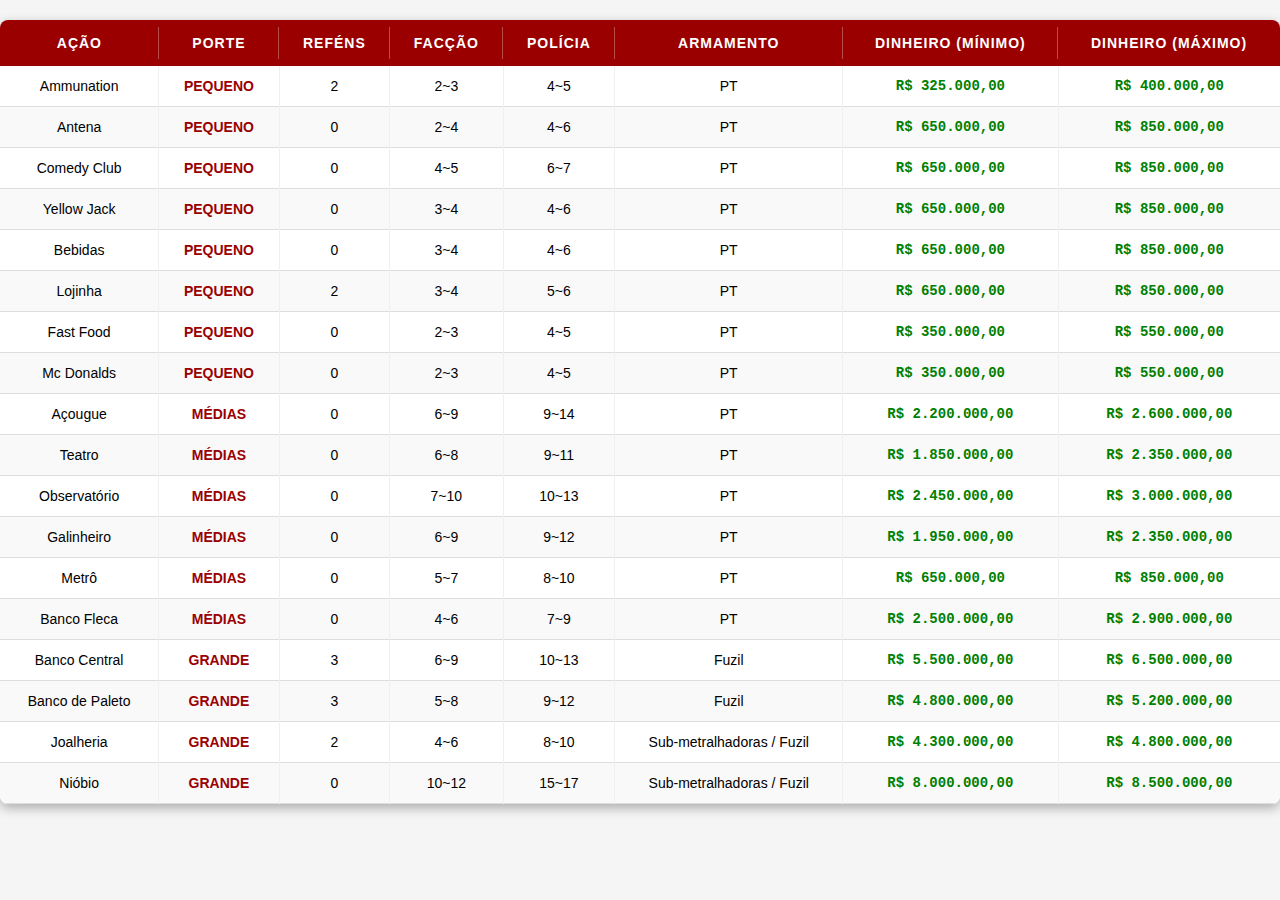
<file: acoes.html>
<!DOCTYPE html>
<html lang="pt-br">
<head>
    <meta charset="UTF-8">
    <meta name="viewport" content="width=device-width, initial-scale=1.0">
    <title>Ações</title>
    <link rel="stylesheet" href="style.css">
</head>
<table>
    <thead>
        <tr>
            <th>Ação</th>
            <th>Porte</th>
            <th>Reféns</th>
            <th>Facção</th>
            <th>Polícia</th>
            <th>Armamento</th>
            <th>Dinheiro (Mínimo)</th>
            <th>Dinheiro (Máximo)</th>
        </tr>
    </thead>
    <tbody>
        <tr><td>Ammunation</td><td>Pequeno</td><td>2</td><td>2~3</td><td>4~5</td><td>PT</td><td>R$ 325.000,00</td><td>R$ 400.000,00</td></tr>
        <tr><td>Antena</td><td>Pequeno</td><td>0</td><td>2~4</td><td>4~6</td><td>PT</td><td>R$ 650.000,00</td><td>R$ 850.000,00</td></tr>
        <tr><td>Comedy Club</td><td>Pequeno</td><td>0</td><td>4~5</td><td>6~7</td><td>PT</td><td>R$ 650.000,00</td><td>R$ 850.000,00</td></tr>
        <tr><td>Yellow Jack</td><td>Pequeno</td><td>0</td><td>3~4</td><td>4~6</td><td>PT</td><td>R$ 650.000,00</td><td>R$ 850.000,00</td></tr>
        <tr><td>Bebidas</td><td>Pequeno</td><td>0</td><td>3~4</td><td>4~6</td><td>PT</td><td>R$ 650.000,00</td><td>R$ 850.000,00</td></tr>
        <tr><td>Lojinha</td><td>Pequeno</td><td>2</td><td>3~4</td><td>5~6</td><td>PT</td><td>R$ 650.000,00</td><td>R$ 850.000,00</td></tr>
        <tr><td>Fast Food</td><td>Pequeno</td><td>0</td><td>2~3</td><td>4~5</td><td>PT</td><td>R$ 350.000,00</td><td>R$ 550.000,00</td></tr>
        <tr><td>Mc Donalds</td><td>Pequeno</td><td>0</td><td>2~3</td><td>4~5</td><td>PT</td><td>R$ 350.000,00</td><td>R$ 550.000,00</td></tr>
        <tr><td>Açougue</td><td>Médias</td><td>0</td><td>6~9</td><td>9~14</td><td>PT</td><td>R$ 2.200.000,00</td><td>R$ 2.600.000,00</td></tr>
        <tr><td>Teatro</td><td>Médias</td><td>0</td><td>6~8</td><td>9~11</td><td>PT</td><td>R$ 1.850.000,00</td><td>R$ 2.350.000,00</td></tr>
        <tr><td>Observatório</td><td>Médias</td><td>0</td><td>7~10</td><td>10~13</td><td>PT</td><td>R$ 2.450.000,00</td><td>R$ 3.000.000,00</td></tr>
        <tr><td>Galinheiro</td><td>Médias</td><td>0</td><td>6~9</td><td>9~12</td><td>PT</td><td>R$ 1.950.000,00</td><td>R$ 2.350.000,00</td></tr>
        <tr><td>Metrô</td><td>Médias</td><td>0</td><td>5~7</td><td>8~10</td><td>PT</td><td>R$ 650.000,00</td><td>R$ 850.000,00</td></tr>
        <tr><td>Banco Fleca</td><td>Médias</td><td>0</td><td>4~6</td><td>7~9</td><td>PT</td><td>R$ 2.500.000,00</td><td>R$ 2.900.000,00</td></tr>
        <tr><td>Banco Central</td><td>Grande</td><td>3</td><td>6~9</td><td>10~13</td><td>Fuzil</td><td>R$ 5.500.000,00</td><td>R$ 6.500.000,00</td></tr>
        <tr><td>Banco de Paleto</td><td>Grande</td><td>3</td><td>5~8</td><td>9~12</td><td>Fuzil</td><td>R$ 4.800.000,00</td><td>R$ 5.200.000,00</td></tr>
        <tr><td>Joalheria</td><td>Grande</td><td>2</td><td>4~6</td><td>8~10</td><td>Sub-metralhadoras / Fuzil</td><td>R$ 4.300.000,00</td><td>R$ 4.800.000,00</td></tr>
        <tr><td>Nióbio</td><td>Grande</td><td>0</td><td>10~12</td><td>15~17</td><td>Sub-metralhadoras / Fuzil</td><td>R$ 8.000.000,00</td><td>R$ 8.500.000,00</td></tr>
    </tbody>
</table>
</file>
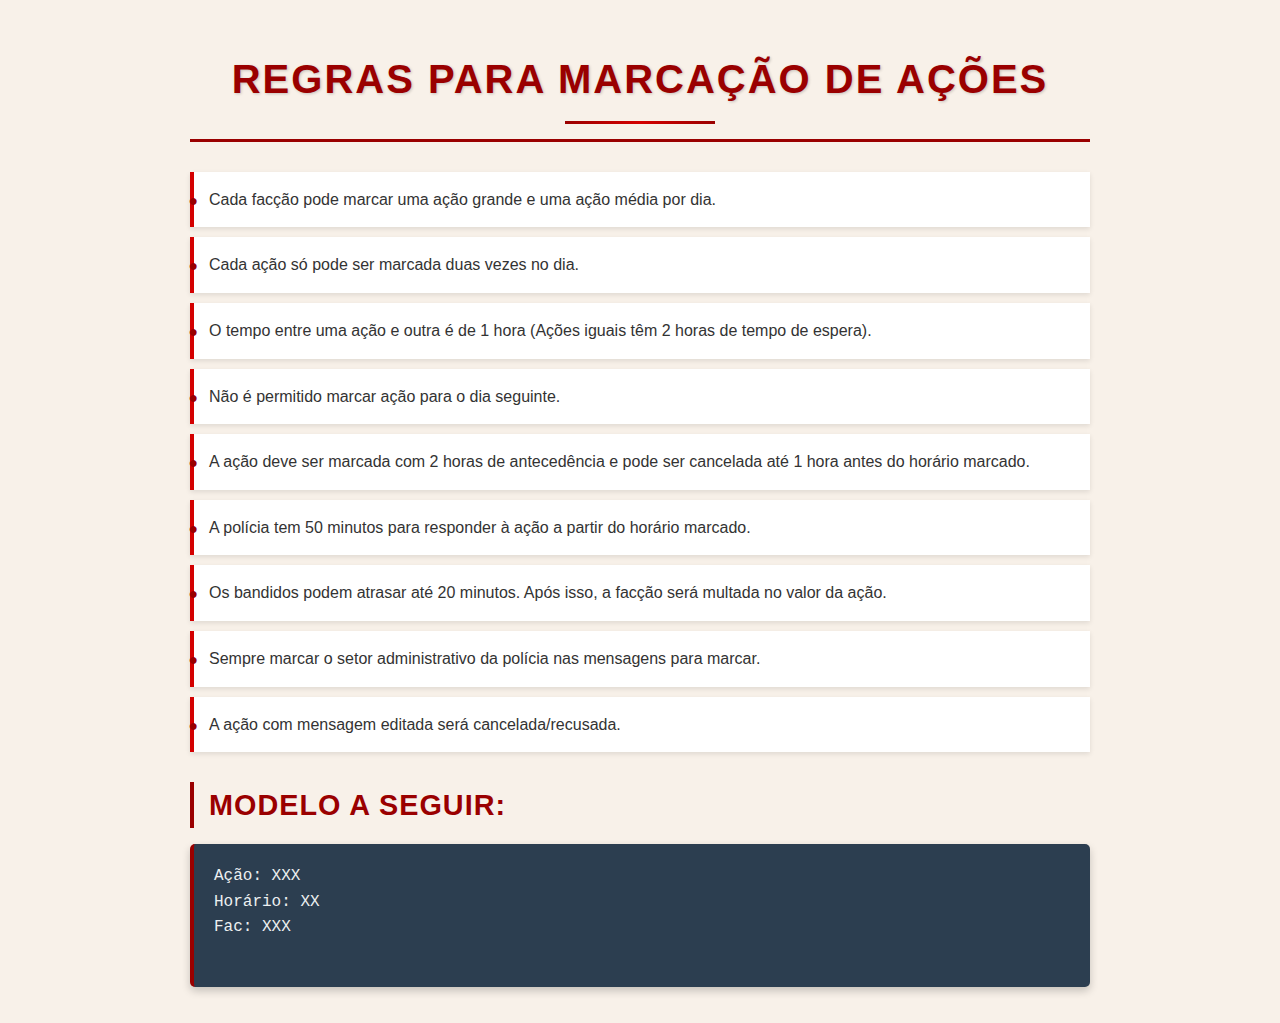
<file: regras.html>
<!DOCTYPE html>
<html lang="pt-br">
<head>
    <meta charset="UTF-8">
    <meta name="viewport" content="width=device-width, initial-scale=1.0">
    <title>Regras Ações</title>
    <link rel="stylesheet" href="styleR.css">
</head>
<h1>REGRAS PARA MARCAÇÃO DE AÇÕES</h1>
    
    <ul>
        <li>Cada facção pode marcar uma ação grande e uma ação média por dia.</li>
        <li>Cada ação só pode ser marcada duas vezes no dia.</li>
        <li>O tempo entre uma ação e outra é de 1 hora (Ações iguais têm 2 horas de tempo de espera).</li>
        <li>Não é permitido marcar ação para o dia seguinte.</li>
        <li>A ação deve ser marcada com 2 horas de antecedência e pode ser cancelada até 1 hora antes do horário marcado.</li>
        <li>A polícia tem 50 minutos para responder à ação a partir do horário marcado.</li>
        <li>Os bandidos podem atrasar até 20 minutos. Após isso, a facção será multada no valor da ação.</li>
        <li>Sempre marcar o setor administrativo da polícia nas mensagens para marcar.</li>
        <li>A ação com mensagem editada será cancelada/recusada.</li>
    </ul>

    <h2>Modelo a seguir:</h2>
    <pre>
Ação: XXX
Horário: XX
Fac: XXX
    </pre>
</file>
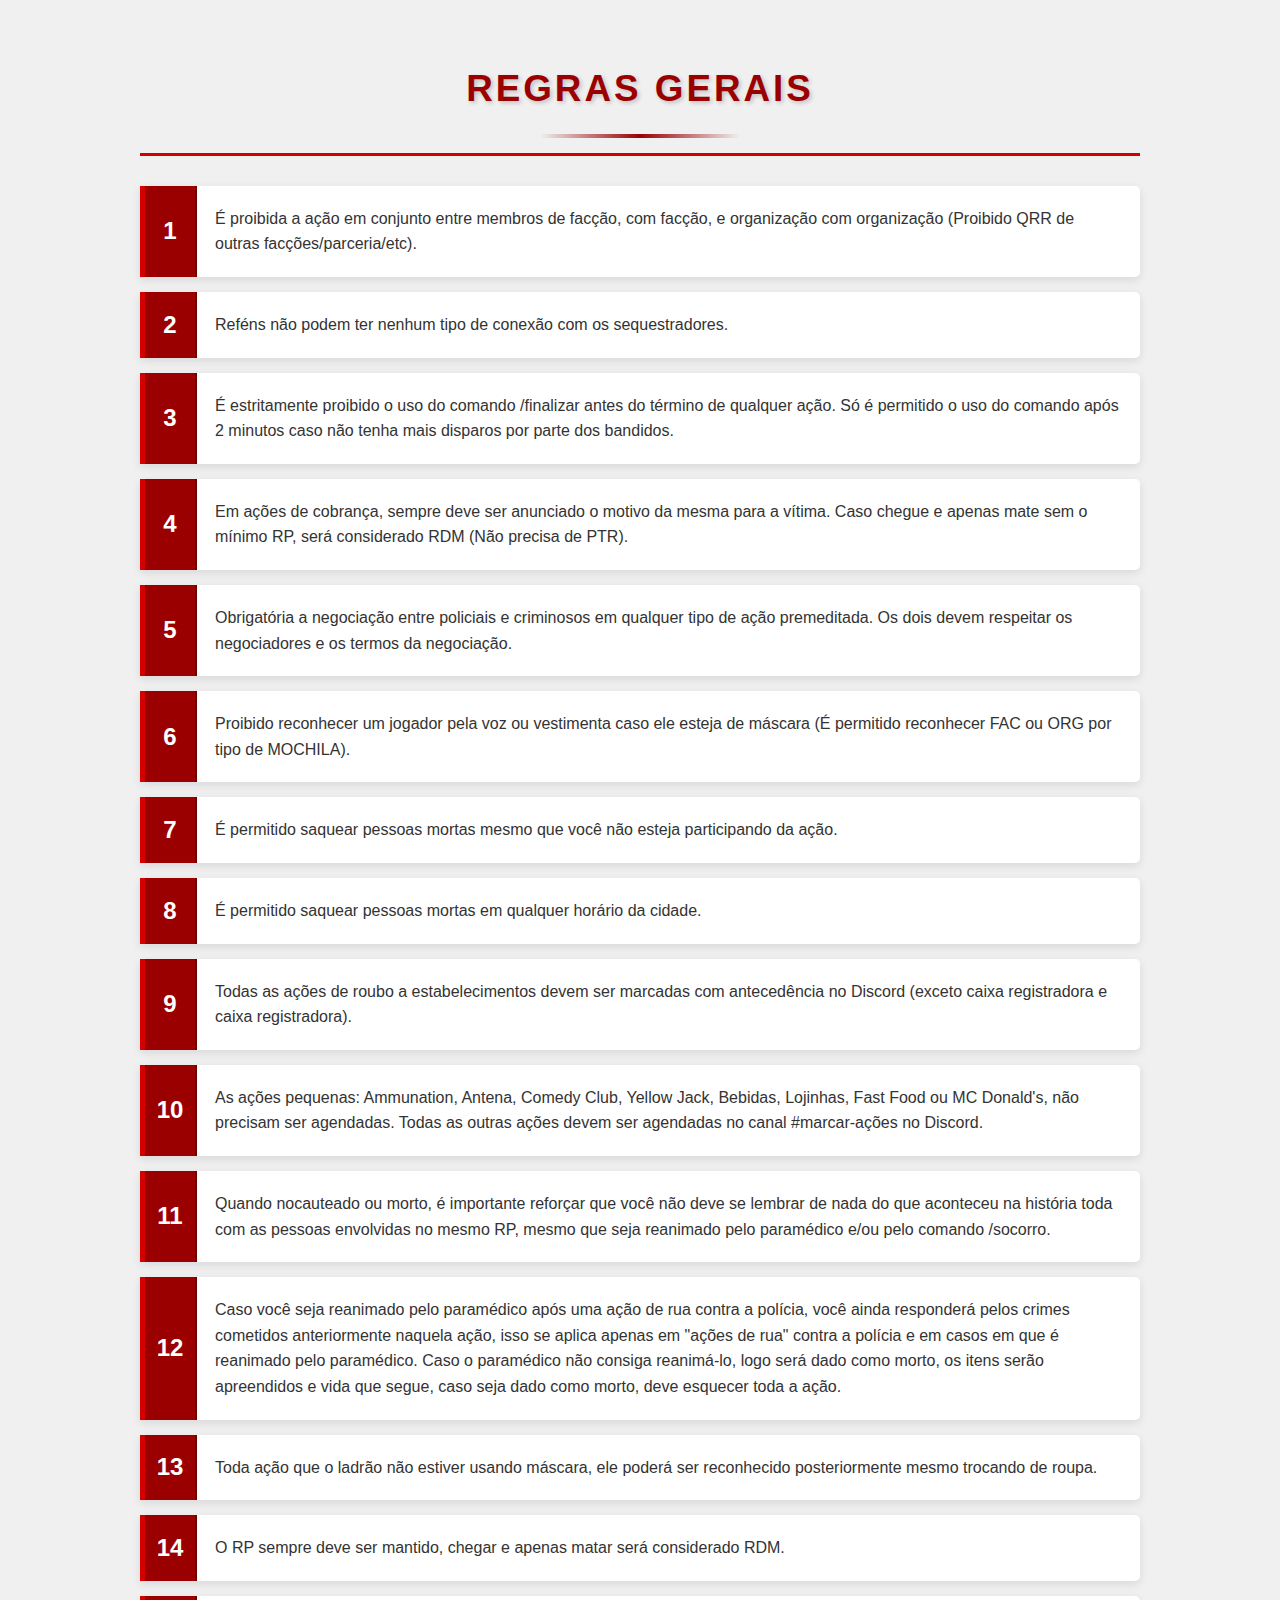
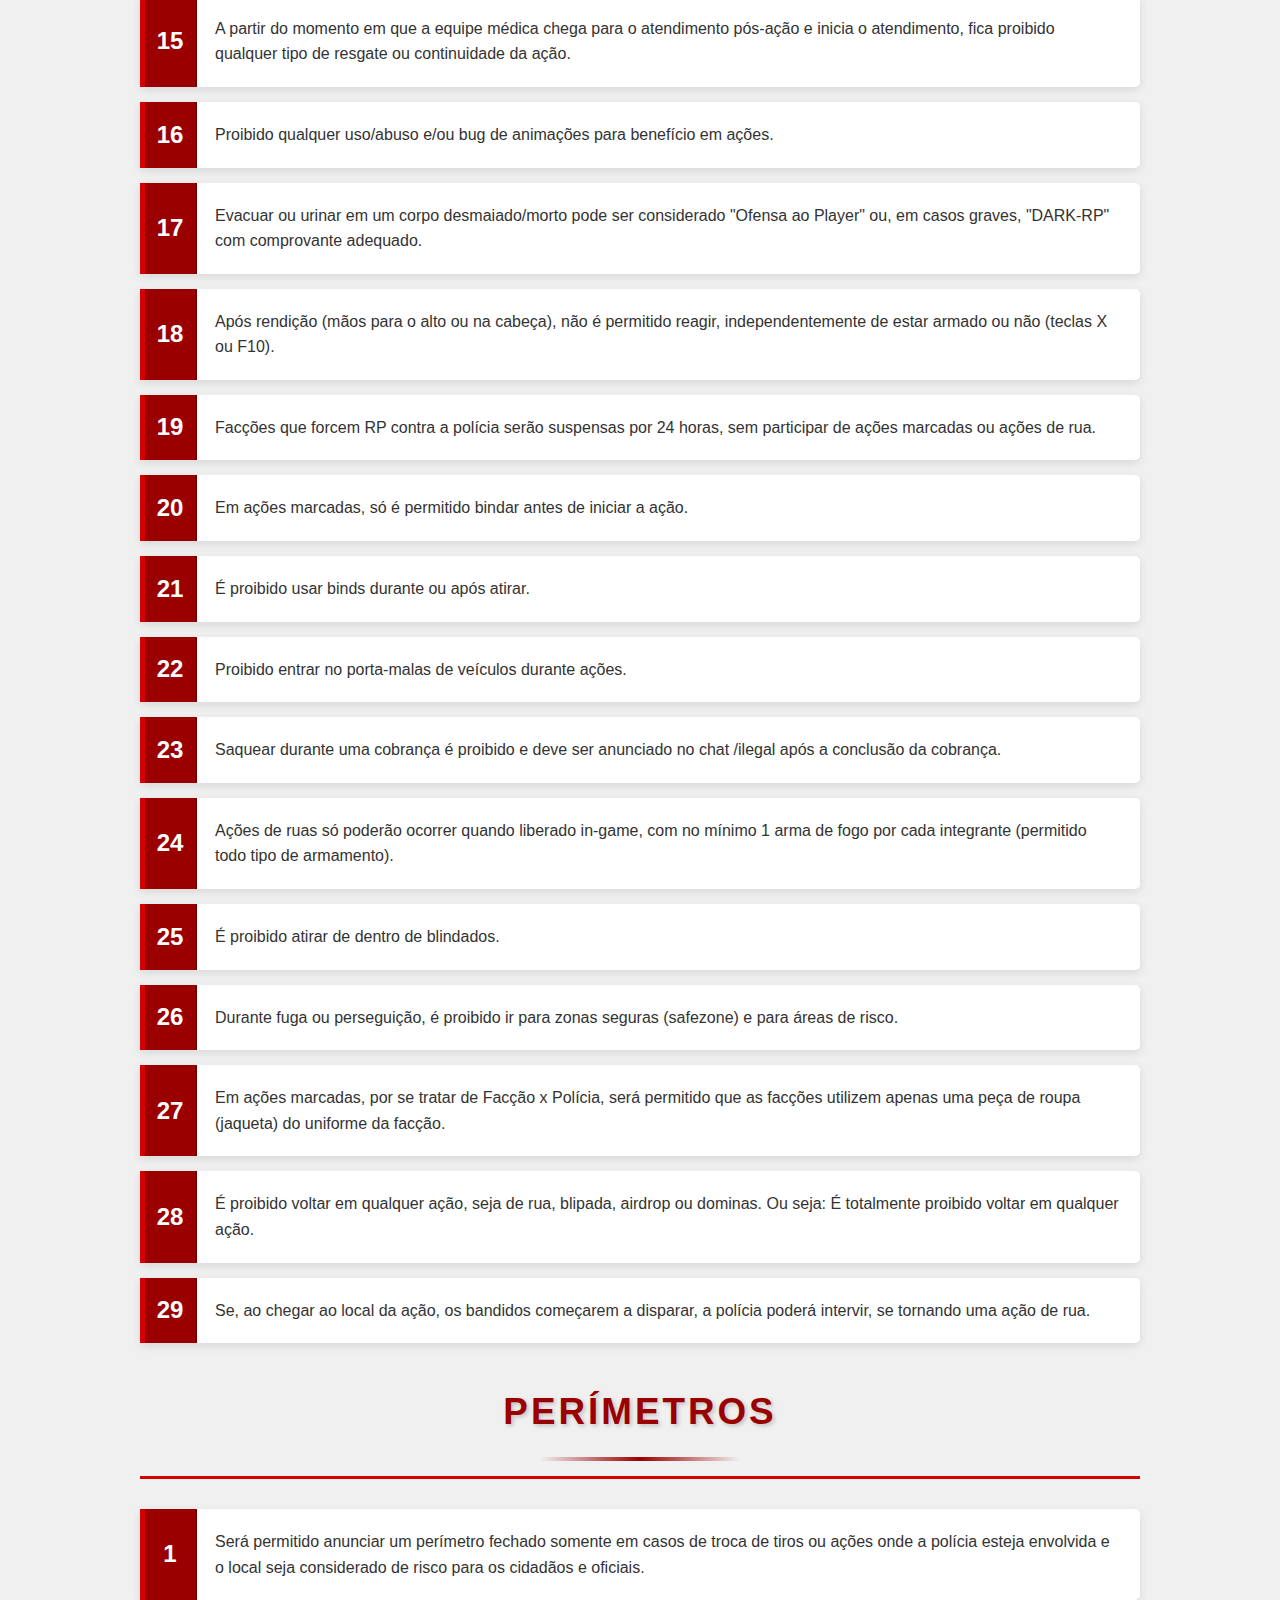
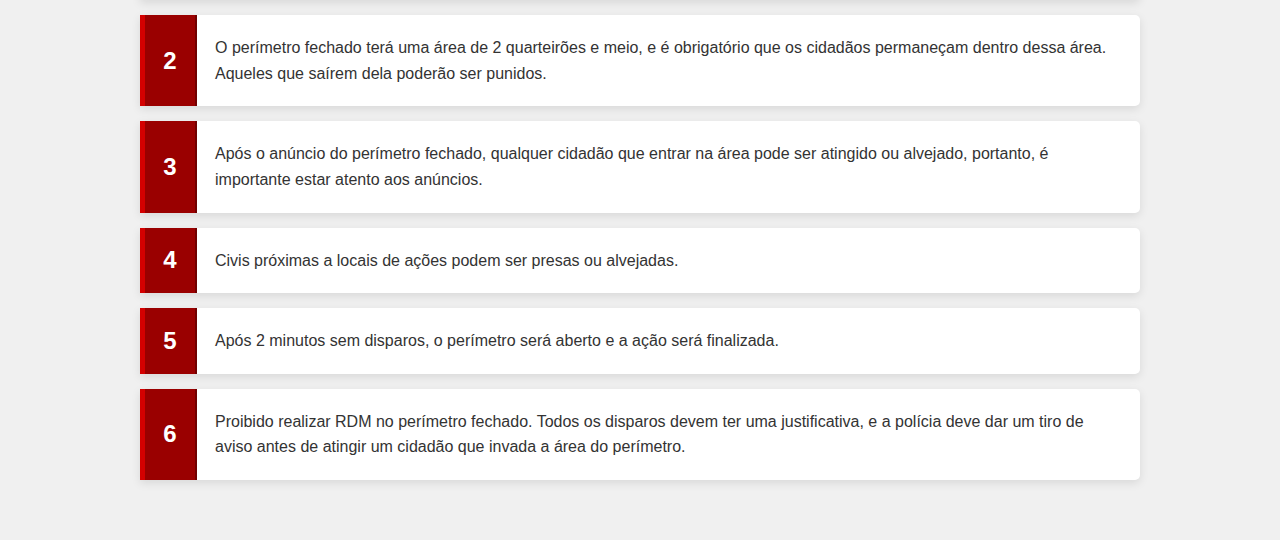
<file: regrasCidade.html>
<!DOCTYPE html>
<html lang="pt-br">
<head>
    <meta charset="UTF-8">
    <meta name="viewport" content="width=device-width, initial-scale=1.0">
    <title>Ações BerlimRP</title>
    <link rel="stylesheet" href="stylerc.css">
</head>    <h1>REGRAS GERAIS</h1>
    
    <ol>
        <li>É proibida a ação em conjunto entre membros de facção, com facção, e organização com organização (Proibido QRR de outras facções/parceria/etc).</li>
        
        <li>Reféns não podem ter nenhum tipo de conexão com os sequestradores.</li>
        
        <li>É estritamente proibido o uso do comando /finalizar antes do término de qualquer ação. Só é permitido o uso do comando após 2 minutos caso não tenha mais disparos por parte dos bandidos.</li>
        
        <li>Em ações de cobrança, sempre deve ser anunciado o motivo da mesma para a vítima. Caso chegue e apenas mate sem o mínimo RP, será considerado RDM (Não precisa de PTR).</li>
        
        <li>Obrigatória a negociação entre policiais e criminosos em qualquer tipo de ação premeditada. Os dois devem respeitar os negociadores e os termos da negociação.</li>
        
        <li>Proibido reconhecer um jogador pela voz ou vestimenta caso ele esteja de máscara (É permitido reconhecer FAC ou ORG por tipo de MOCHILA).</li>
        
        <li>É permitido saquear pessoas mortas mesmo que você não esteja participando da ação.</li>
        
        <li>É permitido saquear pessoas mortas em qualquer horário da cidade.</li>
        
        <li>Todas as ações de roubo a estabelecimentos devem ser marcadas com antecedência no Discord (exceto caixa registradora e caixa registradora).</li>
        
        <li>As ações pequenas: Ammunation, Antena, Comedy Club, Yellow Jack, Bebidas, Lojinhas, Fast Food ou MC Donald's, não precisam ser agendadas. Todas as outras ações devem ser agendadas no canal #marcar-ações no Discord.</li>
        
        <li>Quando nocauteado ou morto, é importante reforçar que você não deve se lembrar de nada do que aconteceu na história toda com as pessoas envolvidas no mesmo RP, mesmo que seja reanimado pelo paramédico e/ou pelo comando /socorro.</li>
        
        <li>Caso você seja reanimado pelo paramédico após uma ação de rua contra a polícia, você ainda responderá pelos crimes cometidos anteriormente naquela ação, isso se aplica apenas em "ações de rua" contra a polícia e em casos em que é reanimado pelo paramédico. Caso o paramédico não consiga reanimá-lo, logo será dado como morto, os itens serão apreendidos e vida que segue, caso seja dado como morto, deve esquecer toda a ação.</li>
        
        <li>Toda ação que o ladrão não estiver usando máscara, ele poderá ser reconhecido posteriormente mesmo trocando de roupa.</li>
        
        <li>O RP sempre deve ser mantido, chegar e apenas matar será considerado RDM.</li>
        
        <li>A partir do momento em que a equipe médica chega para o atendimento pós-ação e inicia o atendimento, fica proibido qualquer tipo de resgate ou continuidade da ação.</li>
        
        <li>Proibido qualquer uso/abuso e/ou bug de animações para benefício em ações.</li>
        
        <li>Evacuar ou urinar em um corpo desmaiado/morto pode ser considerado "Ofensa ao Player" ou, em casos graves, "DARK-RP" com comprovante adequado.</li>
        
        <li>Após rendição (mãos para o alto ou na cabeça), não é permitido reagir, independentemente de estar armado ou não (teclas X ou F10).</li>
        
        <li>Facções que forcem RP contra a polícia serão suspensas por 24 horas, sem participar de ações marcadas ou ações de rua.</li>
        
        <li>Em ações marcadas, só é permitido bindar antes de iniciar a ação.</li>
        
        <li>É proibido usar binds durante ou após atirar.</li>
        
        <li>Proibido entrar no porta-malas de veículos durante ações.</li>
        
        <li>Saquear durante uma cobrança é proibido e deve ser anunciado no chat /ilegal após a conclusão da cobrança.</li>
        
        <li>Ações de ruas só poderão ocorrer quando liberado in-game, com no mínimo 1 arma de fogo por cada integrante (permitido todo tipo de armamento).</li>
        
        <li>É proibido atirar de dentro de blindados.</li>
        
        <li>Durante fuga ou perseguição, é proibido ir para zonas seguras (safezone) e para áreas de risco.</li>
        
        <li>Em ações marcadas, por se tratar de Facção x Polícia, será permitido que as facções utilizem apenas uma peça de roupa (jaqueta) do uniforme da facção.</li>
        
        <li>É proibido voltar em qualquer ação, seja de rua, blipada, airdrop ou dominas. Ou seja: É totalmente proibido voltar em qualquer ação.</li>
        
        <li>Se, ao chegar ao local da ação, os bandidos começarem a disparar, a polícia poderá intervir, se tornando uma ação de rua.</li>
    </ol>

    <h1>Perímetros</h1>
    <ol>
        
    <li>Será permitido anunciar um perímetro fechado somente em casos de troca de tiros ou ações onde a polícia esteja envolvida e o local seja considerado de risco para os cidadãos e oficiais.</li>

    <li>O perímetro fechado terá uma área de 2 quarteirões e meio, e é obrigatório que os cidadãos permaneçam dentro dessa área. Aqueles que saírem dela poderão ser punidos.</li>

    <li>Após o anúncio do perímetro fechado, qualquer cidadão que entrar na área pode ser atingido ou alvejado, portanto, é importante estar atento aos anúncios.</li>

    <li>Civis próximas a locais de ações podem ser presas ou alvejadas.</li>

    <li>Após 2 minutos sem disparos, o perímetro será aberto e a ação será finalizada.</li>

    <li>Proibido realizar RDM no perímetro fechado. Todos os disparos devem ter uma justificativa, e a polícia deve dar um tiro de aviso antes de atingir um cidadão que invada a área do perímetro.</li>

</ol>
</file>
<file: style.css>
body {
    margin: 0;
    padding: 0;
    font-family: 'Roboto', sans-serif;
    background-color: #f5f5f5;
}

.menu {
    background-color: #740202; 
    color: white;
    padding: 20px;
    box-shadow: 0 4px 12px rgba(0, 0, 0, 0.3);
    border-bottom: 4px solid #700000;
}

.menu h2 {
    margin: 0;
    padding: 10px 0;
    text-align: center;
    font-size: 28px;
    text-transform: uppercase;
    letter-spacing: 2px;
    text-shadow: 2px 2px 4px rgba(0, 0, 0, 0.5);
}

nav {
    display: flex;
    justify-content: center;
    margin-top: 15px;
}

.inf1 {
    list-style: none;
    padding: 0;
    margin: 0 15px;
    display: flex;
}

.inf1 li {
    margin: 0 10px;
}

.inf1 a {
    color: white;
    text-decoration: none;
    font-weight: bold;
    padding: 8px 15px;
    border-radius: 4px;
    transition: all 0.3s ease;
    background-color: rgba(255, 255, 255, 0.1);
    border: 1px solid rgba(255, 255, 255, 0.3);
}

.inf1 a:hover {
    background-color: rgba(255, 255, 255, 0.2);
    transform: translateY(-2px);
    box-shadow: 0 4px 8px rgba(0, 0, 0, 0.2);
}

.menu::before {
    content: "";
    display: block;
    height: 3px;
    background: linear-gradient(90deg, transparent, #fff, transparent);
    margin-bottom: 15px;
}

.banner {
    width: 100%;
    height: 760px; 
    background-image: url('IMG_0877.png');
    background-size: 78%;
    background-position: center;
    margin: 10px 0 20px 0;
    border-radius: 4px;
    border: 2px solid rgba(255, 255, 255, 0.2);
    box-shadow: 0 4px 8px rgba(0, 0, 0, 0.3);
}


table {
    width: 100%;
    border-collapse: collapse;
    margin: 20px 0;
    font-family: 'Roboto', sans-serif;
    background-color: #fff;
    box-shadow: 0 4px 12px rgba(0, 0, 0, 0.3);
    overflow: hidden;
    border-radius: 8px;
}

thead {
    background-color: #9a0000;
    color: white;
    text-transform: uppercase;
    font-size: 14px;
    letter-spacing: 1px;
}

thead th {
    padding: 15px;
    text-align: center;
    position: relative;
}

thead th:not(:last-child)::after {
    content: "";
    position: absolute;
    right: 0;
    top: 15%;
    height: 70%;
    width: 1px;
    background-color: rgba(255, 255, 255, 0.3);
}

tbody tr {
    border-bottom: 1px solid #dddddd;
    transition: all 0.3s ease;
}

tbody tr:nth-child(even) {
    background-color: #f9f9f9;
}

tbody tr:nth-child(odd) {
    background-color: #ffffff;
}

tbody tr:hover {
    background-color: #ffecec;
    transform: scale(1.01);
}

td {
    padding: 12px 15px;
    text-align: center;
    font-size: 14px;
    border-right: 1px solid #f0f0f0;
}

td:last-child {
    border-right: none;
}


td:nth-child(2) {
    font-weight: bold;
    text-transform: uppercase;
    color: #9a0000;
}


td:nth-child(7), td:nth-child(8) {
    font-family: 'Courier New', monospace;
    color: #007f00; 
    font-weight: bold;
}


@media (max-width: 768px) {
    table {
        display: block;
        overflow-x: auto;
    }
    
    thead th {
        padding: 10px 8px;
        font-size: 12px;
    }
    
    td {
        padding: 8px 10px;
        font-size: 12px;
    }
}

@media (max-width: 1200px) {
    .banner {
        height: 500px;
    }
}

@media (max-width: 992px) {
    .menu h2 {
        font-size: 24px;
    }
    
    
    .inf1 a {
        padding: 6px 12px;
        font-size: 14px;
    }
}

@media (max-width: 768px) {
    .menu {
        padding: 15px;
    }
    
    .menu h2 {
        font-size: 22px;
        padding: 8px 0;
    }
    
    
    .inf1 {
        flex-direction: column;
        align-items: center;
        margin: 0;
    }
    
    .inf1 li {
        margin: 5px 0;
        width: 100%;
    }
    
    .inf1 a {
        display: block;
        width: 80%;
        margin: 0 auto;
    }
}

@media (max-width: 576px) {
    .menu h2 {
        font-size: 20px;
        letter-spacing: 1px;
    }
    
    .banner {
        height: 200px;
    }
    
    .inf1 a {
        width: 90%;
        padding: 5px 10px;
    }
}
    
    .menu h2 {
        font-size: 18px;
    }


@media (max-width: 768px) {
    body {
        padding: 15px;
    }
    
    h1 {
        font-size: 2rem;
    }
    
    li {
        padding: 12px;
    }
    
    pre {
        padding: 15px;
        font-size: 0.9rem;
    }
}
</file>
<file: styleR.css>
body {
    font-family: 'Roboto', sans-serif;
    background-color: #f8f1e9;
    color: #333;
    max-width: 900px;
    margin: 0 auto;
    padding: 20px;
    line-height: 1.6;
}

h1 {
    color: #9a0000; 
    text-align: center;
    text-transform: uppercase;
    letter-spacing: 2px;
    font-size: 2.5rem;
    margin-bottom: 30px;
    padding-bottom: 15px;
    border-bottom: 3px solid #9a0000;
    text-shadow: 1px 1px 3px rgba(0, 0, 0, 0.2);
    position: relative;
}

h1::after {
    content: "";
    display: block;
    width: 150px;
    height: 3px;
    background: linear-gradient(90deg, #9a0000, #d40000, #9a0000);
    margin: 10px auto 0;
}

h2 {
    color: #9a0000;
    text-transform: uppercase;
    letter-spacing: 1px;
    margin: 30px 0 15px;
    font-size: 1.8rem;
    border-left: 4px solid #9a0000;
    padding-left: 15px;
}

ul {
    list-style-type: none;
    padding: 0;
    margin: 0 0 30px 0;
}

li {
    background-color: #fff;
    margin-bottom: 10px;
    padding: 15px;
    border-left: 4px solid #d40000;
    box-shadow: 0 2px 5px rgba(0, 0, 0, 0.1);
    position: relative;
    transition: all 0.3s ease;
}

li:hover {
    transform: translateX(5px);
    box-shadow: 0 5px 15px rgba(0, 0, 0, 0.2);
}

li::before {
    content: "•";
    color: #9a0000;
    font-weight: bold;
    font-size: 1.5rem;
    position: absolute;
    left: -5px;
    top: 10px;
}

pre {
    background-color: #2c3e50;
    color: #ecf0f1;
    padding: 20px;
    border-radius: 5px;
    font-family: 'Courier New', monospace;
    overflow-x: auto;
    border-left: 4px solid #9a0000;
    box-shadow: 0 4px 8px rgba(0, 0, 0, 0.2);
}


strong {
    color: #9a0000;
}
</file>
<file: stylerc.css>
body {
    font-family: 'Roboto', sans-serif;
    background-color: #f0f0f0;
    color: #333;
    max-width: 1000px;
    margin: 0 auto;
    padding: 20px;
    line-height: 1.6;
    background-image: url('https://example.com/red-pattern.png');
    background-attachment: fixed;
}

h1 {
    color: #9a0000;
    text-align: center;
    text-transform: uppercase;
    letter-spacing: 3px;
    font-size: 2.3rem;
    margin: 40px 0 30px;
    padding-bottom: 15px;
    border-bottom: 3px solid #d40000;
    position: relative;
    text-shadow: 2px 2px 4px rgba(0, 0, 0, 0.2);
}

h1::after {
    content: "";
    display: block;
    width: 200px;
    height: 4px;
    background: linear-gradient(90deg, transparent, #9a0000, transparent);
    margin: 15px auto 0;
}

ol {
    counter-reset: item;
    list-style-type: none;
    padding: 0;
    margin: 0 0 40px 0;
}

ol li {
    counter-increment: item;
    background-color: #fff;
    margin-bottom: 15px;
    padding: 20px 20px 20px 70px;
    border-left: 5px solid #d40000;
    box-shadow: 0 3px 10px rgba(0, 0, 0, 0.1);
    position: relative;
    transition: all 0.3s ease;
    border-radius: 0 5px 5px 0;
}

ol li:hover {
    transform: translateX(10px);
    box-shadow: 0 5px 15px rgba(0, 0, 0, 0.2);
}

ol li::before {
    content: counter(item);
    position: absolute;
    left: 0;
    top: 0;
    background-color: #9a0000;
    color: white;
    font-weight: bold;
    font-size: 1.5rem;
    width: 50px;
    height: 100%;
    display: flex;
    align-items: center;
    justify-content: center;
    border-right: 2px solid #700000;
}


li strong {
    color: #9a0000;
    font-weight: 700;
}


@media (max-width: 768px) {
    body {
        padding: 15px;
    }
    
    h1 {
        font-size: 1.8rem;
        letter-spacing: 2px;
    }
    
    ol li {
        padding: 15px 15px 15px 60px;
        font-size: 0.95rem;
    }
    
    ol li::before {
        width: 45px;
        font-size: 1.3rem;
    }
}

@media (max-width: 480px) {
    h1 {
        font-size: 1.5rem;
    }
    
    ol li {
        padding: 12px 12px 12px 50px;
    }
    
    ol li::before {
        width: 40px;
        font-size: 1.1rem;
    }
}
</file>
